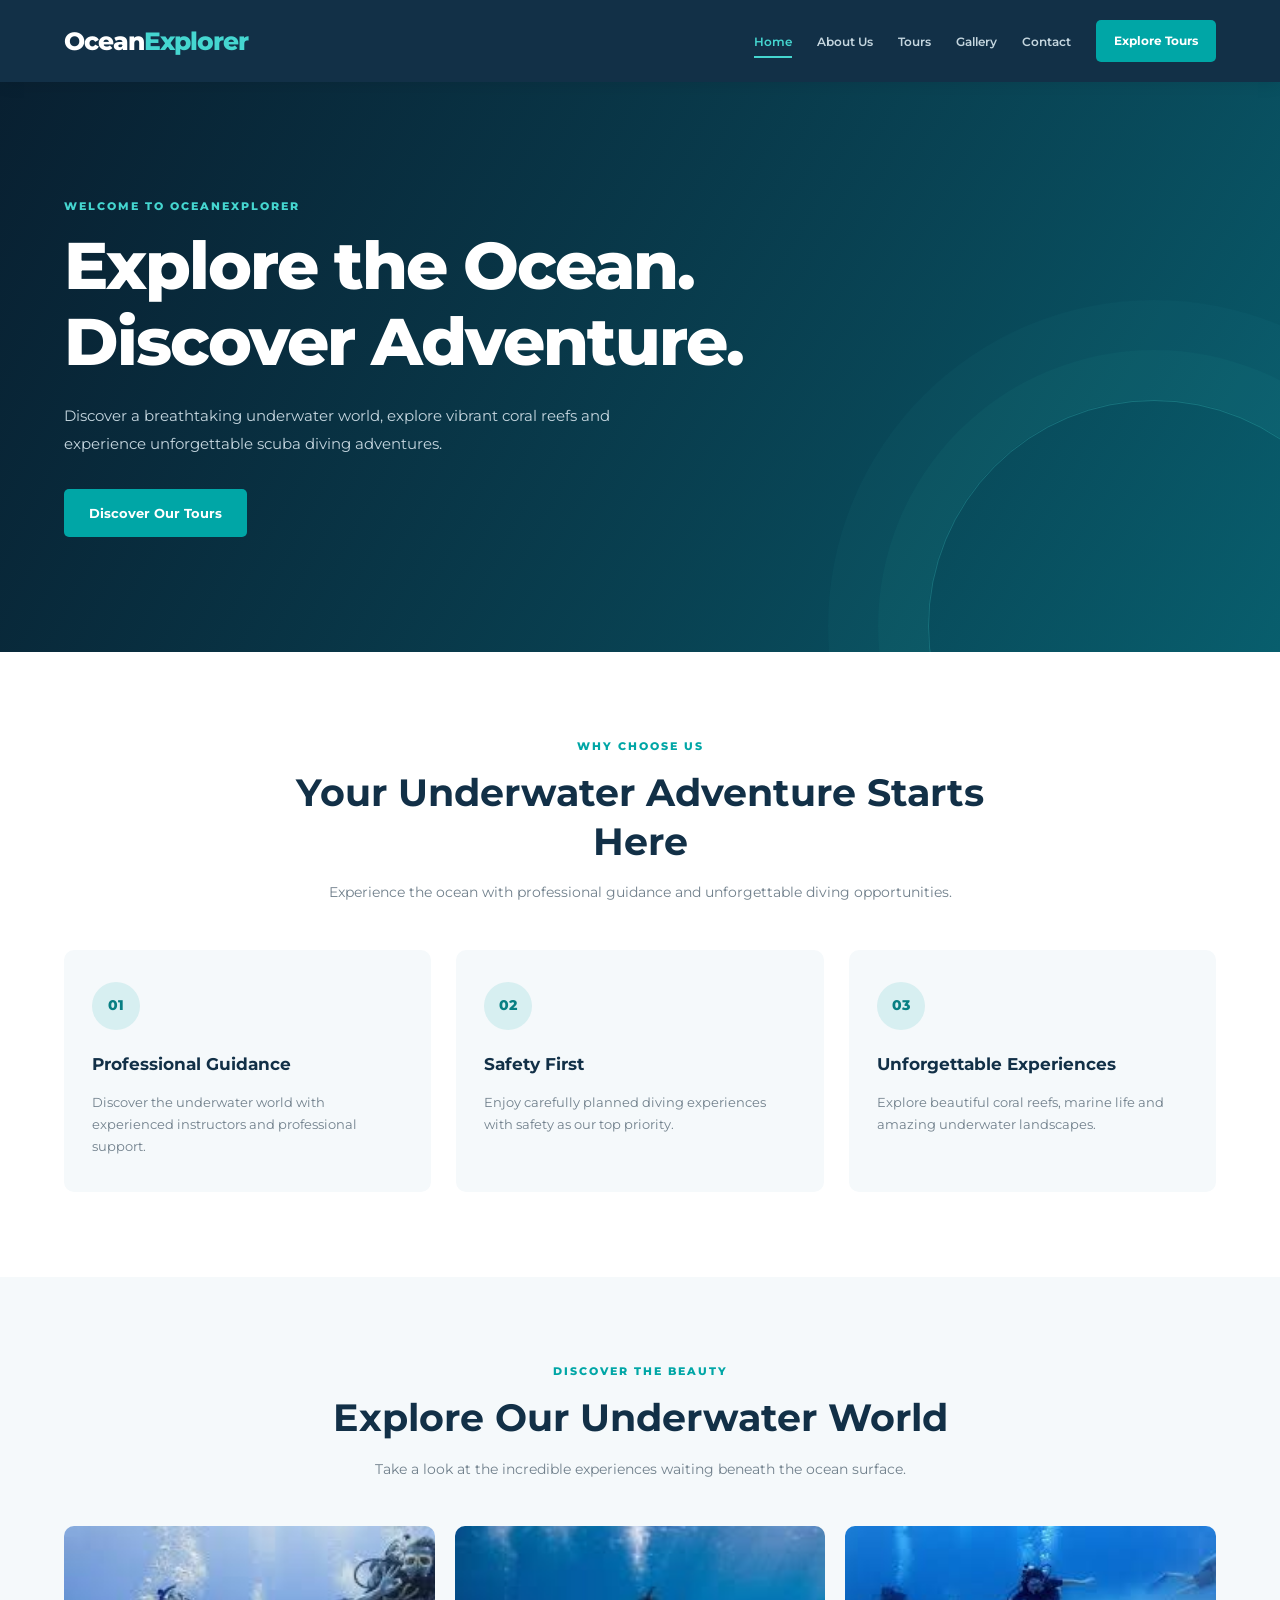
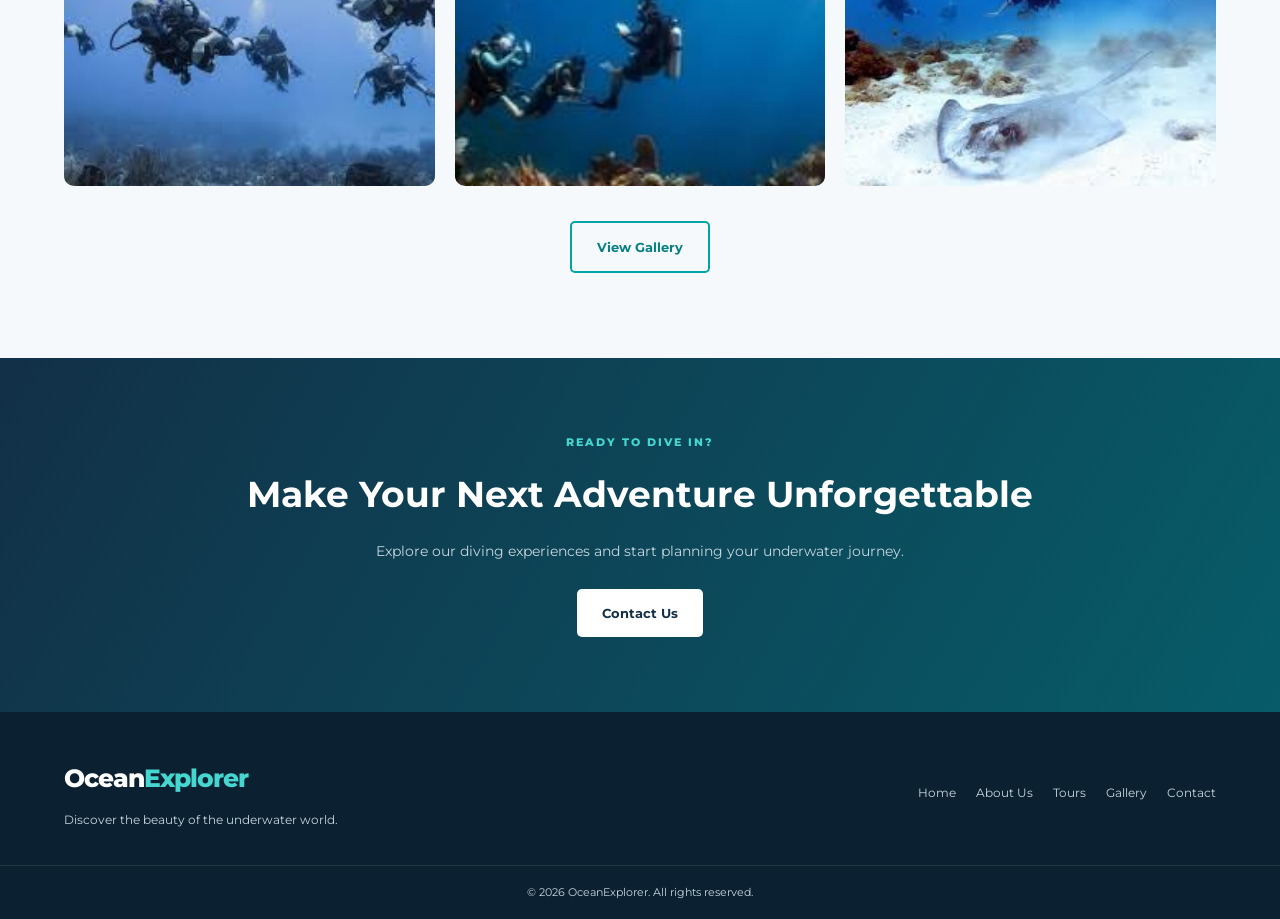
<file: index.html>
<!DOCTYPE html>
<html lang="en">

<head>
    <meta charset="UTF-8">
    <meta name="viewport" content="width=device-width, initial-scale=1.0">
    <meta name="description"
        content="Discover unforgettable scuba diving tours. Explore vibrant coral reefs, crystal-clear waters and amazing marine life with OceanExplorer.">
    <meta name="author" content="OceanExplorer">
    <meta name="theme-color" content="#123047">
    <title>OceanExplorer | Discover the Ocean</title>
    <link rel="preconnect" href="https://fonts.googleapis.com">
    <link rel="preconnect" href="https://fonts.gstatic.com" crossorigin>
    <link href="https://fonts.googleapis.com/css2?family=Montserrat:wght@400;500;600;700;800&display=swap"
        rel="stylesheet">
    <link rel="stylesheet" href="style.css">
</head>

<body>
    <a href="#main-content" class="skip-link">Skip to main content</a>
    <header class="header">
        <div class="container navbar">
            <a href="index.html" class="logo">Ocean<span>Explorer</span></a>
            <nav class="navigation" aria-label="Main navigation">
                <ul class="nav-links">
                    <li><a href="index.html" class="active" aria-current="page">Home</a></li>
                    <li><a href="about-us.html">About Us</a></li>
                    <li><a href="tours.html">Tours</a></li>
                    <li><a href="gallery.html">Gallery</a></li>
                    <li><a href="contact_us.html">Contact</a></li>
                </ul>
            </nav>
            <a href="tours.html" class="nav-button">Explore Tours</a>
        </div>
    </header>
    <main id="main-content">
        <section class="hero">
            <div class="container hero-content">
                <p class="hero-subtitle">WELCOME TO OCEANEXPLORER</p>
                <h1>Explore the Ocean.<br>Discover Adventure.</h1>
                <p>Discover a breathtaking underwater world, explore vibrant coral reefs and experience unforgettable
                    scuba diving adventures.</p>
                <a href="tours.html" class="btn btn-primary">Discover Our Tours</a>
            </div>
        </section>
        <section class="section-padding features-section">
            <div class="container">
                <div class="section-heading">
                    <p class="section-subtitle">WHY CHOOSE US</p>
                    <h2>Your Underwater Adventure Starts Here</h2>
                    <p>Experience the ocean with professional guidance and unforgettable diving opportunities.</p>
                </div>
                <div class="features-grid">
                    <article class="feature-card">
                        <div class="feature-icon" aria-hidden="true">01</div>
                        <h3>Professional Guidance</h3>
                        <p>Discover the underwater world with experienced instructors and professional support.</p>
                    </article>
                    <article class="feature-card">
                        <div class="feature-icon" aria-hidden="true">02</div>
                        <h3>Safety First</h3>
                        <p>Enjoy carefully planned diving experiences with safety as our top priority.</p>
                    </article>
                    <article class="feature-card">
                        <div class="feature-icon" aria-hidden="true">03</div>
                        <h3>Unforgettable Experiences</h3>
                        <p>Explore beautiful coral reefs, marine life and amazing underwater landscapes.</p>
                    </article>
                </div>
            </div>
        </section>
        <section class="home-gallery section-padding">
            <div class="container">
                <div class="section-heading">
                    <p class="section-subtitle">DISCOVER THE BEAUTY</p>
                    <h2>Explore Our Underwater World</h2>
                    <p>Take a look at the incredible experiences waiting beneath the ocean surface.</p>
                </div>
                <div class="home-image-grid">
                    <img src="gallery/foto1.jpg" alt="Scuba divers exploring an underwater coral reef" loading="lazy">
                    <img src="gallery/foto3.jpg" alt="Divers swimming through clear blue ocean water" loading="lazy">
                    <img src="gallery/foto6.jpg" alt="Scuba divers exploring the ocean floor" loading="lazy">
                </div>
                <div class="center-button">
                    <a href="gallery.html" class="btn btn-outline">View Gallery</a>
                </div>
            </div>
        </section>
        <section class="cta-section">
            <div class="container cta-content">
                <p class="section-subtitle">READY TO DIVE IN?</p>
                <h2>Make Your Next Adventure Unforgettable</h2>
                <p>Explore our diving experiences and start planning your underwater journey.</p>
                <a href="contact_us.html" class="btn btn-light">Contact Us</a>
            </div>
        </section>
    </main>
    <footer class="footer">
        <div class="container footer-content">
            <div class="footer-brand">
                <a href="index.html" class="logo">Ocean<span>Explorer</span></a>
                <p>Discover the beauty of the underwater world.</p>
            </div>
            <nav class="footer-links" aria-label="Footer navigation">
                <a href="index.html">Home</a>
                <a href="about-us.html">About Us</a>
                <a href="tours.html">Tours</a>
                <a href="gallery.html">Gallery</a>
                <a href="contact_us.html">Contact</a>
            </nav>
        </div>
        <div class="footer-bottom">
            <p>&copy; 2026 OceanExplorer. All rights reserved.</p>
        </div>
    </footer>
</body>

</html>
</file>
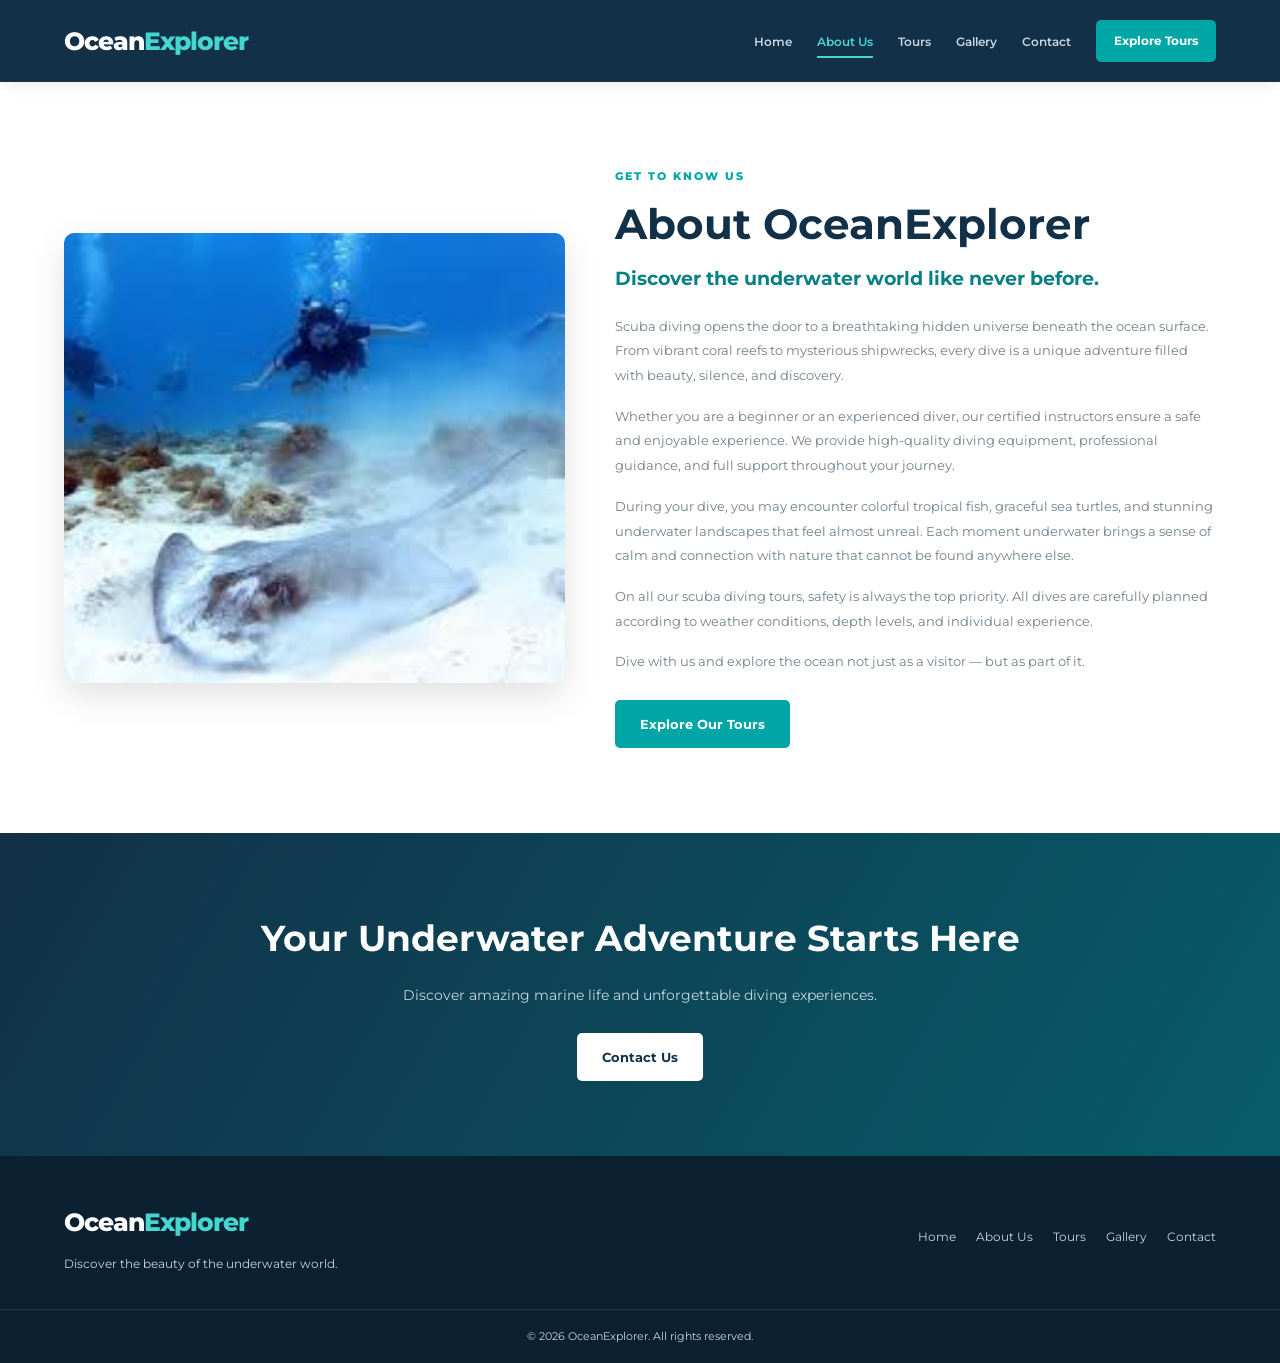
<file: about-us.html>
<!DOCTYPE html>
<html lang="en">

<head>
    <meta charset="UTF-8">
    <meta name="viewport" content="width=device-width, initial-scale=1.0">
    <meta name="description"
        content="Discover OceanExplorer and learn about our scuba diving experiences, professional guidance and commitment to safety.">
    <meta name="author" content="OceanExplorer">
    <meta name="theme-color" content="#123047">
    <title>About Us | OceanExplorer</title>
    <link rel="preconnect" href="https://fonts.googleapis.com">
    <link rel="preconnect" href="https://fonts.gstatic.com" crossorigin>
    <link href="https://fonts.googleapis.com/css2?family=Montserrat:wght@400;500;600;700;800&display=swap"
        rel="stylesheet">
    <link rel="stylesheet" href="style.css">
</head>

<body>
    <a href="#main-content" class="skip-link">Skip to main content</a>
    <header class="header">
        <div class="container navbar">
            <a href="index.html" class="logo">Ocean<span>Explorer</span></a>
            <nav class="navigation" aria-label="Main navigation">
                <ul class="nav-links">
                    <li><a href="index.html">Home</a></li>
                    <li><a href="about-us.html" class="active" aria-current="page">About Us</a></li>
                    <li><a href="tours.html">Tours</a></li>
                    <li><a href="gallery.html">Gallery</a></li>
                    <li><a href="contact_us.html">Contact</a></li>
                </ul>
            </nav>
            <a href="tours.html" class="nav-button">Explore Tours</a>
        </div>
    </header>
    <main id="main-content">
        <section class="section-padding">
            <div class="container about-layout">
                <div class="about-image">
                    <img src="gallery/foto6.jpg" alt="Two scuba divers swimming underwater in a clear blue ocean"
                        loading="lazy">
                </div>
                <div class="about-section">
                    <p class="section-subtitle">GET TO KNOW US</p>
                    <h1>About OceanExplorer</h1>
                    <h2>Discover the underwater world like never before.</h2>
                    <p>Scuba diving opens the door to a breathtaking hidden universe beneath the ocean surface. From
                        vibrant coral reefs to mysterious shipwrecks, every dive is a unique adventure filled with
                        beauty, silence, and discovery.</p>
                    <p>Whether you are a beginner or an experienced diver, our certified instructors ensure a safe and
                        enjoyable experience. We provide high-quality diving equipment, professional guidance, and full
                        support throughout your journey.</p>
                    <p>During your dive, you may encounter colorful tropical fish, graceful sea turtles, and stunning
                        underwater landscapes that feel almost unreal. Each moment underwater brings a sense of calm and
                        connection with nature that cannot be found anywhere else.</p>
                    <p>On all our scuba diving tours, safety is always the top priority. All dives are carefully planned
                        according to weather conditions, depth levels, and individual experience.</p>
                    <p>Dive with us and explore the ocean not just as a visitor — but as part of it.</p>
                    <a href="tours.html" class="btn btn-primary">Explore Our Tours</a>
                </div>
            </div>
        </section>
        <section class="cta-section">
            <div class="container cta-content">
                <h2>Your Underwater Adventure Starts Here</h2>
                <p>Discover amazing marine life and unforgettable diving experiences.</p>
                <a href="contact_us.html" class="btn btn-light">Contact Us</a>
            </div>
        </section>
    </main>
    <footer class="footer">
        <div class="container footer-content">
            <div class="footer-brand">
                <a href="index.html" class="logo">Ocean<span>Explorer</span></a>
                <p>Discover the beauty of the underwater world.</p>
            </div>
            <nav class="footer-links" aria-label="Footer navigation">
                <a href="index.html">Home</a>
                <a href="about-us.html">About Us</a>
                <a href="tours.html">Tours</a>
                <a href="gallery.html">Gallery</a>
                <a href="contact_us.html">Contact</a>
            </nav>
        </div>
        <div class="footer-bottom">
            <p>&copy; 2026 OceanExplorer. All rights reserved.</p>
        </div>
    </footer>
</body>

</html>
</file>
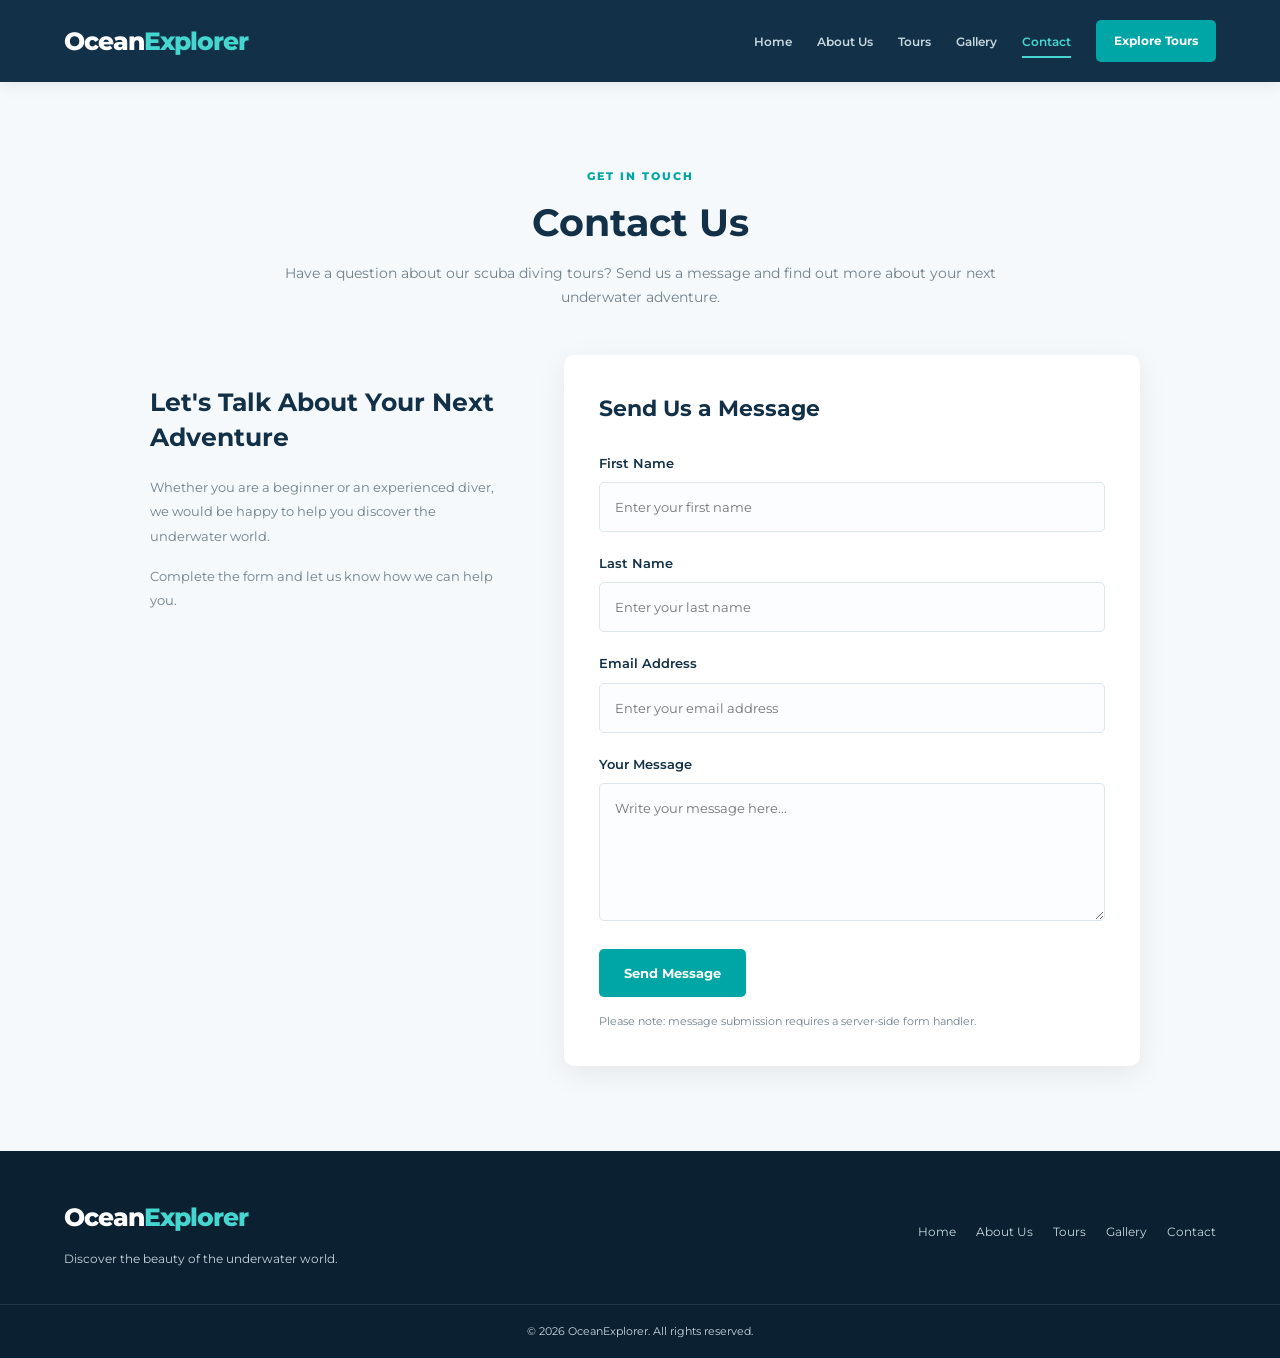
<file: contact_us.html>
<!DOCTYPE html>
<html lang="en">

<head>
    <meta charset="UTF-8">
    <meta name="viewport" content="width=device-width, initial-scale=1.0">
    <meta name="description"
        content="Contact OceanExplorer to learn more about our scuba diving tours and underwater adventures.">
    <meta name="author" content="OceanExplorer">
    <meta name="theme-color" content="#123047">
    <title>Contact Us | OceanExplorer</title>
    <link rel="preconnect" href="https://fonts.googleapis.com">
    <link rel="preconnect" href="https://fonts.gstatic.com" crossorigin>
    <link href="https://fonts.googleapis.com/css2?family=Montserrat:wght@400;500;600;700;800&display=swap"
        rel="stylesheet">
    <link rel="stylesheet" href="style.css">
</head>

<body>
    <a href="#main-content" class="skip-link">Skip to main content</a>
    <header class="header">
        <div class="container navbar">
            <a href="index.html" class="logo">Ocean<span>Explorer</span></a>
            <nav class="navigation" aria-label="Main navigation">
                <ul class="nav-links">
                    <li><a href="index.html">Home</a></li>
                    <li><a href="about-us.html">About Us</a></li>
                    <li><a href="tours.html">Tours</a></li>
                    <li><a href="gallery.html">Gallery</a></li>
                    <li><a href="contact_us.html" class="active" aria-current="page">Contact</a></li>
                </ul>
            </nav>
            <a href="tours.html" class="nav-button">Explore Tours</a>
        </div>
    </header>
    <main id="main-content">
        <section class="section-padding contact-section">
            <div class="container">
                <div class="section-heading">
                    <p class="section-subtitle">GET IN TOUCH</p>
                    <h1>Contact Us</h1>
                    <p>Have a question about our scuba diving tours? Send us a message and find out more about your next
                        underwater adventure.</p>
                </div>
                <div class="contact-container">
                    <div class="contact-info">
                        <h2>Let's Talk About Your Next Adventure</h2>
                        <p>Whether you are a beginner or an experienced diver, we would be happy to help you discover
                            the underwater world.</p>
                        <p>Complete the form and let us know how we can help you.</p>
                    </div>
                    <div class="contact-form-container">
                        <h2>Send Us a Message</h2>
                        <form action="form-handler.php" method="post">
                            <div class="form-group">
                                <label for="firstname">First Name</label>
                                <input type="text" id="firstname" name="firstname" placeholder="Enter your first name"
                                    autocomplete="given-name" required>
                            </div>
                            <div class="form-group">
                                <label for="surname">Last Name</label>
                                <input type="text" id="surname" name="surname" placeholder="Enter your last name"
                                    autocomplete="family-name" required>
                            </div>
                            <div class="form-group">
                                <label for="email">Email Address</label>
                                <input type="email" id="email" name="email" placeholder="Enter your email address"
                                    autocomplete="email" required>
                            </div>
                            <div class="form-group">
                                <label for="message">Your Message</label>
                                <textarea id="message" name="message" rows="5" placeholder="Write your message here..."
                                    required></textarea>
                            </div>
                            <button type="submit" class="btn btn-primary">Send Message</button>
                        </form>
                        <p class="form-note">Please note: message submission requires a server-side form handler.</p>
                    </div>
                </div>
            </div>
        </section>
    </main>
    <footer class="footer">
        <div class="container footer-content">
            <div class="footer-brand">
                <a href="index.html" class="logo">Ocean<span>Explorer</span></a>
                <p>Discover the beauty of the underwater world.</p>
            </div>
            <nav class="footer-links" aria-label="Footer navigation">
                <a href="index.html">Home</a>
                <a href="about-us.html">About Us</a>
                <a href="tours.html">Tours</a>
                <a href="gallery.html">Gallery</a>
                <a href="contact_us.html">Contact</a>
            </nav>
        </div>
        <div class="footer-bottom">
            <p>&copy; 2026 OceanExplorer. All rights reserved.</p>
        </div>
    </footer>
</body>

</html>
</file>
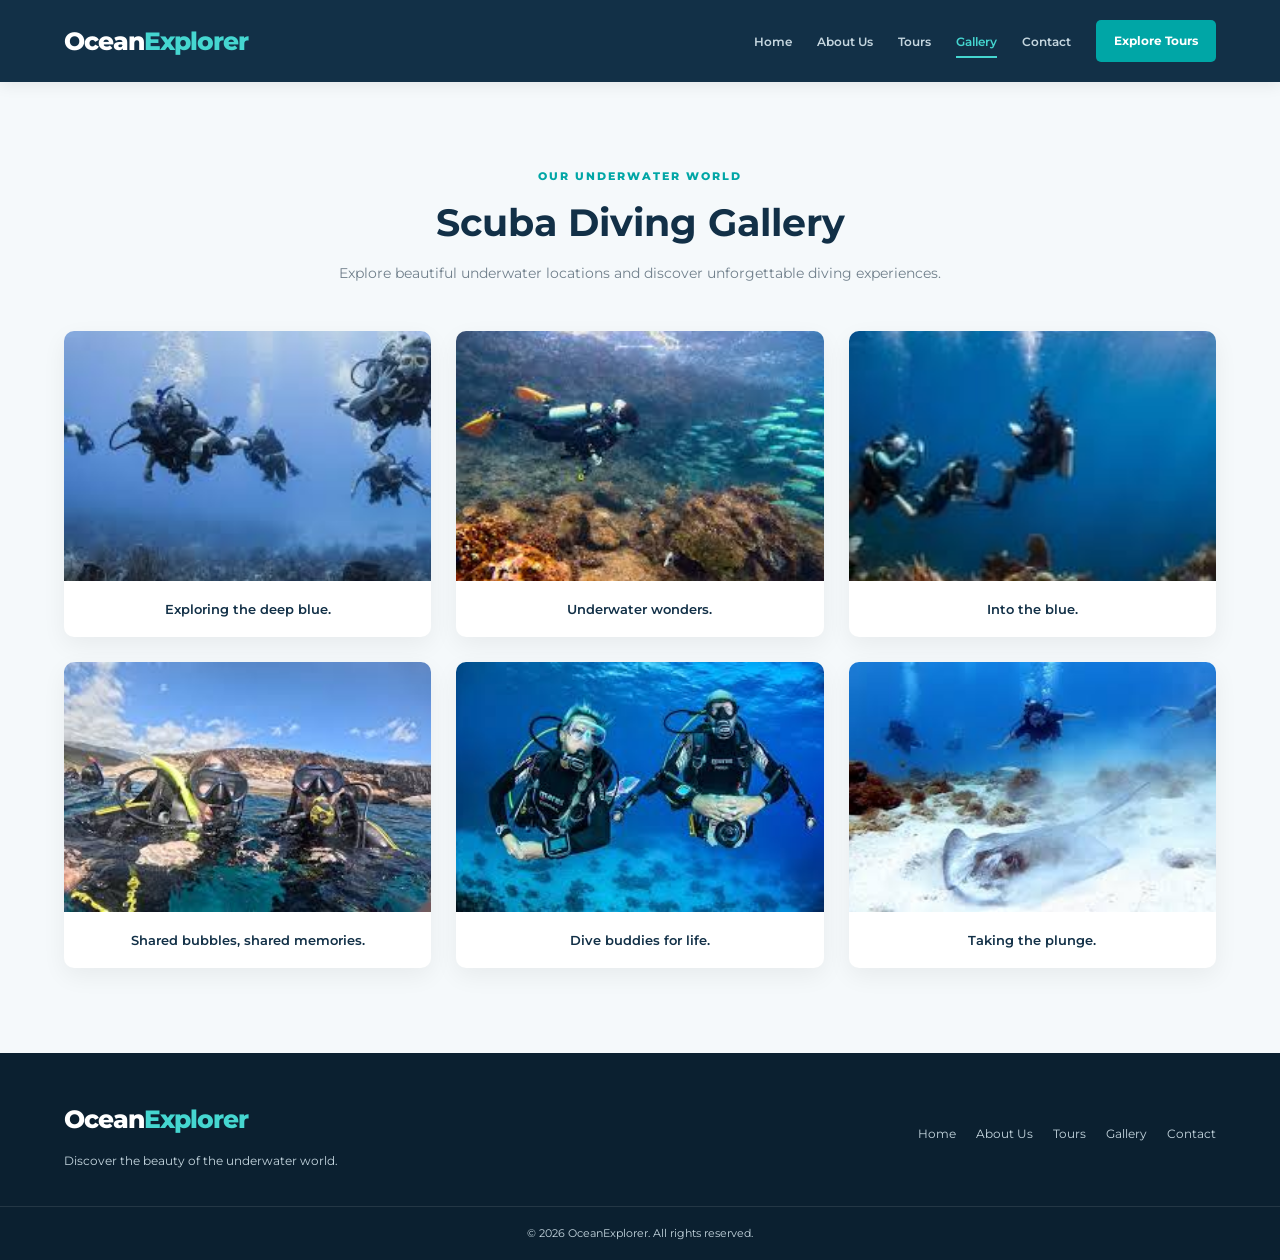
<file: gallery.html>
<!DOCTYPE html>
<html lang="en">

<head>
    <meta charset="UTF-8">
    <meta name="viewport" content="width=device-width, initial-scale=1.0">
    <meta name="description"
        content="Explore the OceanExplorer scuba diving gallery and discover beautiful coral reefs and underwater adventures.">
    <meta name="author" content="OceanExplorer">
    <meta name="theme-color" content="#123047">
    <title>Scuba Diving Gallery | OceanExplorer</title>
    <link rel="preconnect" href="https://fonts.googleapis.com">
    <link rel="preconnect" href="https://fonts.gstatic.com" crossorigin>
    <link href="https://fonts.googleapis.com/css2?family=Montserrat:wght@400;500;600;700;800&display=swap"
        rel="stylesheet">
    <link rel="stylesheet" href="style.css">
</head>

<body>
    <a href="#main-content" class="skip-link">Skip to main content</a>
    <header class="header">
        <div class="container navbar">
            <a href="index.html" class="logo">Ocean<span>Explorer</span></a>
            <nav class="navigation" aria-label="Main navigation">
                <ul class="nav-links">
                    <li><a href="index.html">Home</a></li>
                    <li><a href="about-us.html">About Us</a></li>
                    <li><a href="tours.html">Tours</a></li>
                    <li><a href="gallery.html" class="active" aria-current="page">Gallery</a></li>
                    <li><a href="contact_us.html">Contact</a></li>
                </ul>
            </nav>
            <a href="tours.html" class="nav-button">Explore Tours</a>
        </div>
    </header>
    <main id="main-content">
        <section class="section-padding gallery-section">
            <div class="container">
                <div class="section-heading">
                    <p class="section-subtitle">OUR UNDERWATER WORLD</p>
                    <h1>Scuba Diving Gallery</h1>
                    <p>Explore beautiful underwater locations and discover unforgettable diving experiences.</p>
                </div>
                <div class="gallery">
                    <figure>
                        <img src="gallery/foto1.jpg" alt="Scuba divers exploring an underwater coral reef"
                            loading="lazy">
                        <figcaption>Exploring the deep blue.</figcaption>
                    </figure>
                    <figure>
                        <img src="gallery/foto5.jpg" alt="Scuba divers swimming above a tropical coral reef"
                            loading="lazy">
                        <figcaption>Underwater wonders.</figcaption>
                    </figure>
                    <figure>
                        <img src="gallery/foto3.jpg" alt="Divers swimming through clear blue water" loading="lazy">
                        <figcaption>Into the blue.</figcaption>
                    </figure>
                    <figure>
                        <img src="gallery/foto4.jpg" alt="Two scuba divers exploring the ocean floor" loading="lazy">
                        <figcaption>Shared bubbles, shared memories.</figcaption>
                    </figure>
                    <figure>
                        <img src="gallery/foto2.jpg" alt="Two scuba divers exploring the underwater world together"
                            loading="lazy">
                        <figcaption>Dive buddies for life.</figcaption>
                    </figure>
                    <figure>
                        <img src="gallery/foto6.jpg" alt="Scuba divers enjoying an underwater adventure" loading="lazy">
                        <figcaption>Taking the plunge.</figcaption>
                    </figure>
                </div>
            </div>
        </section>
    </main>
    <footer class="footer">
        <div class="container footer-content">
            <div class="footer-brand">
                <a href="index.html" class="logo">Ocean<span>Explorer</span></a>
                <p>Discover the beauty of the underwater world.</p>
            </div>
            <nav class="footer-links" aria-label="Footer navigation">
                <a href="index.html">Home</a>
                <a href="about-us.html">About Us</a>
                <a href="tours.html">Tours</a>
                <a href="gallery.html">Gallery</a>
                <a href="contact_us.html">Contact</a>
            </nav>
        </div>
        <div class="footer-bottom">
            <p>&copy; 2026 OceanExplorer. All rights reserved.</p>
        </div>
    </footer>
</body>

</html>
</file>
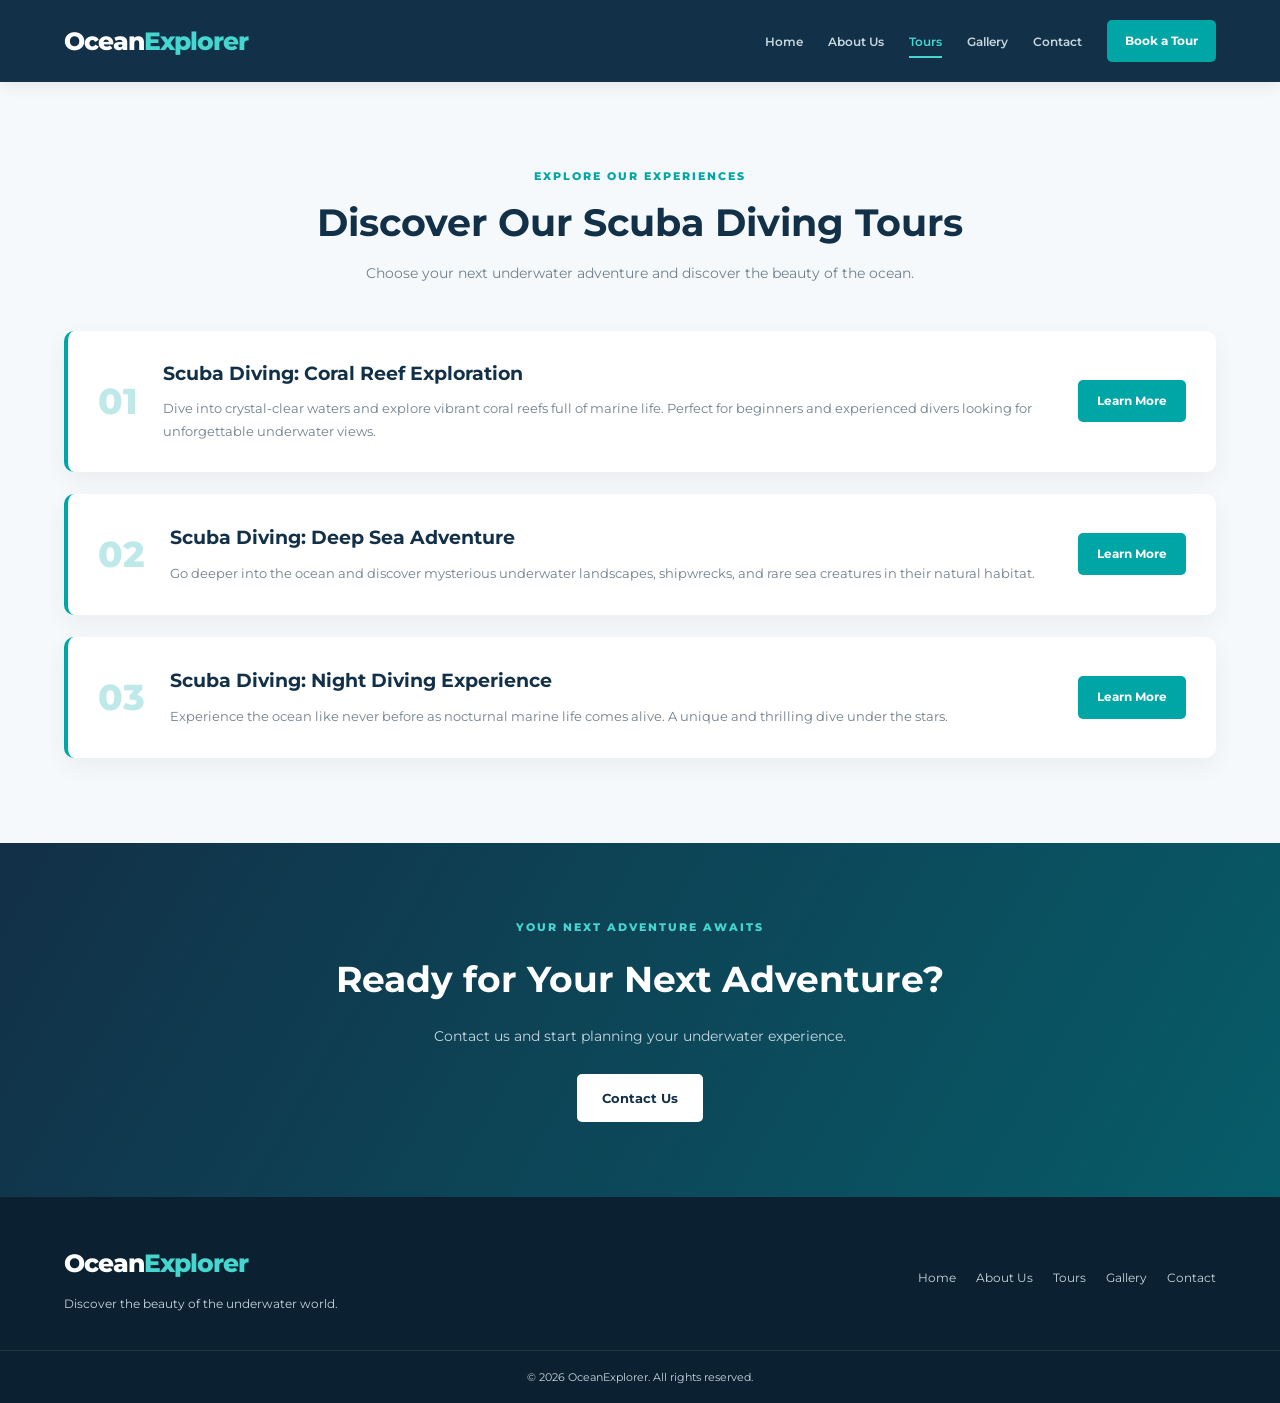
<file: tours.html>
<!DOCTYPE html>
<html lang="en">

<head>
    <meta charset="UTF-8">
    <meta name="viewport" content="width=device-width, initial-scale=1.0">
    <meta name="description"
        content="Explore scuba diving tours, including coral reef exploration, deep sea adventures and night diving experiences.">
    <meta name="author" content="OceanExplorer">
    <meta name="theme-color" content="#123047">
    <title>Scuba Diving Tours | OceanExplorer</title>
    <link rel="preconnect" href="https://fonts.googleapis.com">
    <link rel="preconnect" href="https://fonts.gstatic.com" crossorigin>
    <link href="https://fonts.googleapis.com/css2?family=Montserrat:wght@400;500;600;700;800&display=swap"
        rel="stylesheet">
    <link rel="stylesheet" href="style.css">
</head>

<body>
    <a href="#main-content" class="skip-link">Skip to main content</a>
    <header class="header">
        <div class="container navbar">
            <a href="index.html" class="logo" aria-label="OceanExplorer home">Ocean<span>Explorer</span></a>
            <nav class="navigation" aria-label="Main navigation">
                <ul class="nav-links">
                    <li><a href="index.html">Home</a></li>
                    <li><a href="about-us.html">About Us</a></li>
                    <li><a href="tours.html" class="active" aria-current="page">Tours</a></li>
                    <li><a href="gallery.html">Gallery</a></li>
                    <li><a href="contact_us.html">Contact</a></li>
                </ul>
            </nav>
            <a href="contact_us.html" class="nav-button">Book a Tour</a>
        </div>
    </header>
    <main id="main-content">
        <section class="section-padding tours-section">
            <div class="container">
                <div class="section-heading">
                    <p class="section-subtitle">EXPLORE OUR EXPERIENCES</p>
                    <h1>Discover Our Scuba Diving Tours</h1>
                    <p>Choose your next underwater adventure and discover the beauty of the ocean.</p>
                </div>
                <div class="tours-list">
                    <article class="chapter-tour">
                        <div class="tour-number" aria-hidden="true">01</div>
                        <div class="tour-content">
                            <h2>Scuba Diving: Coral Reef Exploration</h2>
                            <p>Dive into crystal-clear waters and explore vibrant coral reefs full of marine life.
                                Perfect for beginners and experienced divers looking for unforgettable underwater views.
                            </p>
                        </div>
                        <a href="contact_us.html" class="tour-button">Learn More</a>
                    </article>
                    <article class="chapter-tour">
                        <div class="tour-number" aria-hidden="true">02</div>
                        <div class="tour-content">
                            <h2>Scuba Diving: Deep Sea Adventure</h2>
                            <p>Go deeper into the ocean and discover mysterious underwater landscapes, shipwrecks, and
                                rare sea creatures in their natural habitat.</p>
                        </div>
                        <a href="contact_us.html" class="tour-button">Learn More</a>
                    </article>
                    <article class="chapter-tour">
                        <div class="tour-number" aria-hidden="true">03</div>
                        <div class="tour-content">
                            <h2>Scuba Diving: Night Diving Experience</h2>
                            <p>Experience the ocean like never before as nocturnal marine life comes alive. A unique and
                                thrilling dive under the stars.</p>
                        </div>
                        <a href="contact_us.html" class="tour-button">Learn More</a>
                    </article>
                </div>
            </div>
        </section>
        <section class="cta-section">
            <div class="container cta-content">
                <p class="section-subtitle">YOUR NEXT ADVENTURE AWAITS</p>
                <h2>Ready for Your Next Adventure?</h2>
                <p>Contact us and start planning your underwater experience.</p>
                <a href="contact_us.html" class="btn btn-light">Contact Us</a>
            </div>
        </section>
    </main>
    <footer class="footer">
        <div class="container footer-content">
            <div class="footer-brand">
                <a href="index.html" class="logo" aria-label="OceanExplorer home">Ocean<span>Explorer</span></a>
                <p>Discover the beauty of the underwater world.</p>
            </div>
            <nav class="footer-links" aria-label="Footer navigation">
                <a href="index.html">Home</a>
                <a href="about-us.html">About Us</a>
                <a href="tours.html">Tours</a>
                <a href="gallery.html">Gallery</a>
                <a href="contact_us.html">Contact</a>
            </nav>
        </div>
        <div class="footer-bottom">
            <p>&copy; 2026 OceanExplorer. All rights reserved.</p>
        </div>
    </footer>
</body>

</html>
</file>
<file: style.css>
/* GLOBAL SETTINGS */
:root {
    --primary-color: #00a6a6;
    --primary-dark: #087f83;
    --dark-blue: #123047;
    --deep-blue: #0b2030;
    --text-color: #172b3a;
    --muted-color: #71808c;
    --light-text: #c5d6df;
    --accent-color: #45d6d0;
    --white: #ffffff;
    --light-bg: #f5f9fb;
    --border-color: #dce6eb;
    --card-radius: 10px;
    --transition: 0.3s ease;
}

* {
    margin: 0;
    padding: 0;
    box-sizing: border-box;
}

html {
    scroll-behavior: smooth;
}

body {
    font-family: "Montserrat", sans-serif;
    color: var(--text-color);
    background: var(--white);
    line-height: 1.7;
}

img {
    display: block;
    max-width: 100%;
}

a {
    color: inherit;
    text-decoration: none;
}

button,
input,
textarea {
    font: inherit;
}

.container {
    width: min(90%, 1200px);
    margin: 0 auto;
}

.section-padding {
    padding: 85px 0;
}

.skip-link {
    position: absolute;
    top: -100px;
    left: 15px;
    z-index: 1000;
    padding: 12px 18px;
    background: var(--white);
    color: var(--dark-blue);
    border-radius: 5px;
}

.skip-link:focus {
    top: 15px;
}

:focus-visible {
    outline: 3px solid var(--accent-color);
    outline-offset: 4px;
}

/* HEADER AND NAVIGATION */
.header {
    position: relative;
    z-index: 10;
    background: var(--dark-blue);
    box-shadow: 0 3px 15px rgba(0, 0, 0, 0.08);
}

.navbar {
    min-height: 82px;
    display: flex;
    align-items: center;
    justify-content: space-between;
    gap: 25px;
}

.logo {
    color: var(--white);
    font-size: 25px;
    font-weight: 800;
    letter-spacing: -1px;
    white-space: nowrap;
}

.logo span {
    color: var(--accent-color);
}

.navigation {
    margin-left: auto;
}

.nav-links {
    display: flex;
    align-items: center;
    gap: 25px;
    list-style: none;
}

.nav-links a {
    position: relative;
    color: var(--light-text);
    font-size: 12px;
    font-weight: 600;
    transition: color var(--transition);
}

.nav-links a:hover,
.nav-links a.active {
    color: var(--accent-color);
}

.nav-links a.active::after {
    content: "";
    position: absolute;
    left: 0;
    bottom: -9px;
    width: 100%;
    height: 2px;
    background: var(--accent-color);
}

.nav-button {
    padding: 11px 18px;
    background: var(--primary-color);
    color: var(--white);
    border-radius: 5px;
    font-size: 12px;
    font-weight: 700;
    white-space: nowrap;
    transition: background var(--transition);
}

.nav-button:hover {
    background: var(--primary-dark);
}

/* BUTTONS */
.btn {
    display: inline-block;
    padding: 13px 25px;
    border: 0;
    border-radius: 5px;
    font-size: 13px;
    font-weight: 700;
    cursor: pointer;
    transition: background var(--transition), color var(--transition), transform var(--transition);
}

.btn:hover {
    transform: translateY(-2px);
}

.btn-primary {
    background: var(--primary-color);
    color: var(--white);
}

.btn-primary:hover {
    background: var(--primary-dark);
}

.btn-outline {
    border: 2px solid var(--primary-color);
    color: var(--primary-dark);
    background: transparent;
}

.btn-outline:hover {
    background: var(--primary-color);
    color: var(--white);
}

.btn-light {
    background: var(--white);
    color: var(--dark-blue);
}

.btn-light:hover {
    background: var(--accent-color);
    color: var(--deep-blue);
}

/* HERO */
.hero {
    min-height: 570px;
    display: flex;
    align-items: center;
    position: relative;
    overflow: hidden;
    background: linear-gradient(115deg, rgba(8, 31, 48, 0.96), rgba(8, 85, 103, 0.78)), linear-gradient(135deg, #123047, #087f83);
}

.hero::after {
    content: "";
    position: absolute;
    width: 450px;
    height: 450px;
    right: -100px;
    bottom: -200px;
    border: 1px solid rgba(69, 214, 208, 0.25);
    border-radius: 50%;
    box-shadow: 0 0 0 50px rgba(69, 214, 208, 0.04), 0 0 0 100px rgba(69, 214, 208, 0.03);
}

.hero-content {
    position: relative;
    z-index: 1;
    padding-top: 70px;
    padding-bottom: 70px;
    color: var(--white);
}

.hero-subtitle,
.section-subtitle {
    color: var(--primary-color);
    font-size: 11px;
    font-weight: 800;
    letter-spacing: 2px;
    margin-bottom: 12px;
}

.hero-subtitle {
    color: var(--accent-color);
}

.hero h1 {
    max-width: 750px;
    margin-bottom: 22px;
    font-size: clamp(38px, 6vw, 66px);
    line-height: 1.15;
    font-weight: 800;
    letter-spacing: -2px;
}

.hero-content>p:not(.hero-subtitle) {
    max-width: 620px;
    margin-bottom: 30px;
    color: var(--light-text);
    font-size: 15px;
    line-height: 1.9;
}

/* SECTION HEADINGS */
.section-heading {
    max-width: 720px;
    margin: 0 auto 45px;
    text-align: center;
}

.section-heading h1,
.section-heading h2 {
    color: var(--dark-blue);
    font-size: clamp(27px, 4vw, 38px);
    line-height: 1.3;
    margin-bottom: 15px;
}

.section-heading>p:last-child {
    color: var(--muted-color);
    font-size: 14px;
}

/* HOME FEATURES */
.features-section {
    background: var(--white);
}

.features-grid {
    display: grid;
    grid-template-columns: repeat(3, minmax(0, 1fr));
    gap: 25px;
}

.feature-card {
    padding: 32px 28px;
    background: var(--light-bg);
    border-radius: var(--card-radius);
    border-bottom: 3px solid transparent;
    transition: transform var(--transition), box-shadow var(--transition), border-color var(--transition);
}

.feature-card:hover {
    transform: translateY(-6px);
    border-color: var(--primary-color);
    box-shadow: 0 12px 30px rgba(18, 48, 71, 0.09);
}

.feature-icon {
    width: 48px;
    height: 48px;
    display: grid;
    place-items: center;
    margin-bottom: 20px;
    border-radius: 50%;
    background: rgba(0, 166, 166, 0.12);
    color: var(--primary-dark);
    font-size: 14px;
    font-weight: 800;
}

.feature-card h3 {
    margin-bottom: 12px;
    color: var(--dark-blue);
    font-size: 17px;
}

.feature-card p {
    color: var(--muted-color);
    font-size: 13px;
}

/* HOME GALLERY */
.home-gallery {
    background: var(--light-bg);
}

.home-image-grid {
    display: grid;
    grid-template-columns: repeat(3, minmax(0, 1fr));
    gap: 20px;
    margin-bottom: 35px;
}

.home-image-grid img {
    width: 100%;
    height: 260px;
    object-fit: cover;
    border-radius: var(--card-radius);
    transition: transform var(--transition);
}

.home-image-grid img:hover {
    transform: translateY(-5px);
}

.center-button {
    text-align: center;
}

/* CALL TO ACTION */
.cta-section {
    padding: 75px 0;
    text-align: center;
    background: linear-gradient(120deg, var(--dark-blue), #075c69);
}

.cta-content h2 {
    margin-bottom: 15px;
    color: var(--white);
    font-size: clamp(26px, 4vw, 36px);
}

.cta-content>p:not(.section-subtitle) {
    margin: 0 auto 25px;
    color: var(--light-text);
    font-size: 14px;
}

.cta-content .section-subtitle {
    color: var(--accent-color);
}

/* ABOUT US */
.about-layout {
    display: grid;
    grid-template-columns: 1fr 1.2fr;
    align-items: center;
    gap: 50px;
}

.about-image img {
    width: 100%;
    min-height: 450px;
    max-height: 600px;
    object-fit: cover;
    border-radius: var(--card-radius);
    box-shadow: 0 12px 35px rgba(0, 0, 0, 0.12);
}

.about-section h1 {
    margin-bottom: 15px;
    color: var(--dark-blue);
    font-size: clamp(30px, 4vw, 42px);
    line-height: 1.25;
}

.about-section h2 {
    margin-bottom: 20px;
    color: var(--primary-dark);
    font-size: 19px;
    line-height: 1.5;
}

.about-section p:not(.section-subtitle) {
    margin-bottom: 16px;
    color: var(--muted-color);
    font-size: 13px;
    line-height: 1.9;
}

.about-section .btn {
    margin-top: 10px;
}

/* TOURS */
.tours-section {
    background: var(--light-bg);
}

.tours-list {
    display: grid;
    gap: 22px;
}

.chapter-tour {
    display: flex;
    align-items: center;
    gap: 25px;
    padding: 30px;
    background: var(--white);
    border-radius: var(--card-radius);
    border-left: 4px solid var(--primary-color);
    box-shadow: 0 8px 25px rgba(0, 0, 0, 0.05);
    transition: transform var(--transition), box-shadow var(--transition);
}

.chapter-tour:hover {
    transform: translateY(-4px);
    box-shadow: 0 14px 30px rgba(0, 0, 0, 0.09);
}

.tour-number {
    flex-shrink: 0;
    color: rgba(0, 166, 166, 0.25);
    font-size: 36px;
    font-weight: 800;
}

.tour-content {
    flex: 1;
}

.tour-content h2 {
    margin-bottom: 10px;
    color: var(--dark-blue);
    font-size: 19px;
    line-height: 1.4;
}

.tour-content p {
    color: var(--muted-color);
    font-size: 13px;
}

.tour-button {
    flex-shrink: 0;
    display: inline-block;
    padding: 11px 19px;
    border-radius: 5px;
    background: var(--primary-color);
    color: var(--white);
    font-size: 12px;
    font-weight: 700;
    transition: background var(--transition);
}

.tour-button:hover {
    background: var(--primary-dark);
}

/* GALLERY */
.gallery-section {
    background: var(--light-bg);
}

.gallery {
    display: grid;
    grid-template-columns: repeat(3, minmax(0, 1fr));
    gap: 25px;
}

.gallery figure {
    overflow: hidden;
    background: var(--white);
    border-radius: var(--card-radius);
    box-shadow: 0 8px 25px rgba(0, 0, 0, 0.06);
    transition: transform var(--transition), box-shadow var(--transition);
}

.gallery figure:hover {
    transform: translateY(-5px);
    box-shadow: 0 14px 30px rgba(0, 0, 0, 0.12);
}

.gallery img {
    width: 100%;
    height: 250px;
    object-fit: cover;
    transition: transform 0.4s ease;
}

.gallery figure:hover img {
    transform: scale(1.04);
}

.gallery figcaption {
    padding: 17px;
    text-align: center;
    color: var(--dark-blue);
    font-size: 13px;
    font-weight: 600;
}

/* CONTACT */
.contact-section {
    background: var(--light-bg);
}

.contact-container {
    display: grid;
    grid-template-columns: 0.8fr 1.2fr;
    align-items: start;
    gap: 40px;
    max-width: 1000px;
    margin: 0 auto;
}

.contact-info {
    padding: 30px 10px;
}

.contact-info h2 {
    margin-bottom: 20px;
    color: var(--dark-blue);
    font-size: 25px;
    line-height: 1.4;
}

.contact-info p {
    margin-bottom: 15px;
    color: var(--muted-color);
    font-size: 13px;
    line-height: 1.9;
}

.contact-form-container {
    padding: 35px;
    background: var(--white);
    border-radius: var(--card-radius);
    box-shadow: 0 8px 30px rgba(0, 0, 0, 0.07);
}

.contact-form-container h2 {
    margin-bottom: 25px;
    color: var(--dark-blue);
    font-size: 22px;
}

.form-group {
    margin-bottom: 20px;
}

.form-group label {
    display: block;
    margin-bottom: 8px;
    color: var(--dark-blue);
    font-size: 13px;
    font-weight: 600;
}

.form-group input,
.form-group textarea {
    width: 100%;
    padding: 13px 15px;
    border: 1px solid var(--border-color);
    border-radius: 5px;
    background: #fbfdfe;
    color: var(--text-color);
    font-family: inherit;
    font-size: 13px;
    transition: border-color var(--transition), box-shadow var(--transition);
}

.form-group textarea {
    min-height: 130px;
    resize: vertical;
}

.form-group input:focus,
.form-group textarea:focus {
    outline: none;
    border-color: var(--primary-color);
    box-shadow: 0 0 0 3px rgba(0, 166, 166, 0.12);
}

.contact-form-container button {
    font-family: inherit;
}

.form-note {
    margin-top: 15px;
    color: var(--muted-color);
    font-size: 11px;
}

/* FOOTER */
.footer {
    background: var(--deep-blue);
    color: var(--light-text);
}

.footer-content {
    display: flex;
    justify-content: space-between;
    align-items: center;
    gap: 35px;
    padding-top: 45px;
    padding-bottom: 35px;
}

.footer-brand p {
    margin-top: 10px;
    color: var(--light-text);
    font-size: 12px;
}

.footer-links {
    display: flex;
    flex-wrap: wrap;
    gap: 20px;
}

.footer-links a {
    color: var(--light-text);
    font-size: 12px;
    transition: color var(--transition);
}

.footer-links a:hover {
    color: var(--accent-color);
}

.footer-bottom {
    padding: 17px 15px;
    border-top: 1px solid rgba(255, 255, 255, 0.1);
    text-align: center;
}

.footer-bottom p {
    color: var(--light-text);
    font-size: 11px;
}

/* RESPONSIVE DESIGN */
@media (max-width: 1000px) {
    .navbar {
        flex-wrap: wrap;
        justify-content: center;
        padding-top: 18px;
        padding-bottom: 18px;
    }

    .navigation {
        order: 3;
        width: 100%;
        margin-left: 0;
    }

    .nav-links {
        justify-content: center;
        flex-wrap: wrap;
        gap: 18px;
    }

    .features-grid {
        gap: 15px;
    }

    .about-layout {
        gap: 30px;
    }
}

@media (max-width: 750px) {
    .section-padding {
        padding: 65px 0;
    }

    .features-grid {
        grid-template-columns: 1fr;
    }

    .home-image-grid {
        grid-template-columns: 1fr 1fr;
    }

    .about-layout {
        grid-template-columns: 1fr;
    }

    .about-image img {
        min-height: 300px;
        max-height: 400px;
    }

    .gallery {
        grid-template-columns: repeat(2, minmax(0, 1fr));
    }

    .contact-container {
        grid-template-columns: 1fr;
        gap: 20px;
    }

    .contact-info {
        padding: 10px 0;
    }

    .footer-content {
        flex-direction: column;
        align-items: flex-start;
    }
}

@media (max-width: 550px) {
    .navbar {
        gap: 15px;
    }

    .logo {
        font-size: 22px;
    }

    .nav-links {
        gap: 12px 17px;
    }

    .nav-links a {
        font-size: 11px;
    }

    .nav-button {
        padding: 9px 13px;
        font-size: 11px;
    }

    .hero {
        min-height: 500px;
    }

    .hero h1 {
        font-size: 38px;
        letter-spacing: -1px;
    }

    .hero-content>p:not(.hero-subtitle) {
        font-size: 13px;
    }

    .section-heading {
        margin-bottom: 30px;
    }

    .home-image-grid img {
        height: 230px;
    }

    .home-image-grid img:last-child {
        display: block;
    }

    .gallery {
        grid-template-columns: 1fr;
    }

    .gallery img {
        height: 230px;
    }

    .chapter-tour {
        flex-direction: column;
        align-items: flex-start;
        gap: 15px;
        padding: 24px;
    }

    .tour-number {
        font-size: 28px;
    }

    .tour-content h2 {
        font-size: 17px;
    }

    .contact-form-container {
        padding: 25px 20px;
    }

    .footer-links {
        gap: 13px;
    }
}

/* REDUCED MOTION */
@media (prefers-reduced-motion: reduce) {
    html {
        scroll-behavior: auto;
    }

    *,
    *::before,
    *::after {
        animation-duration: 0.01ms !important;
        animation-iteration-count: 1 !important;
        transition-duration: 0.01ms !important;
    }
}
</file>
